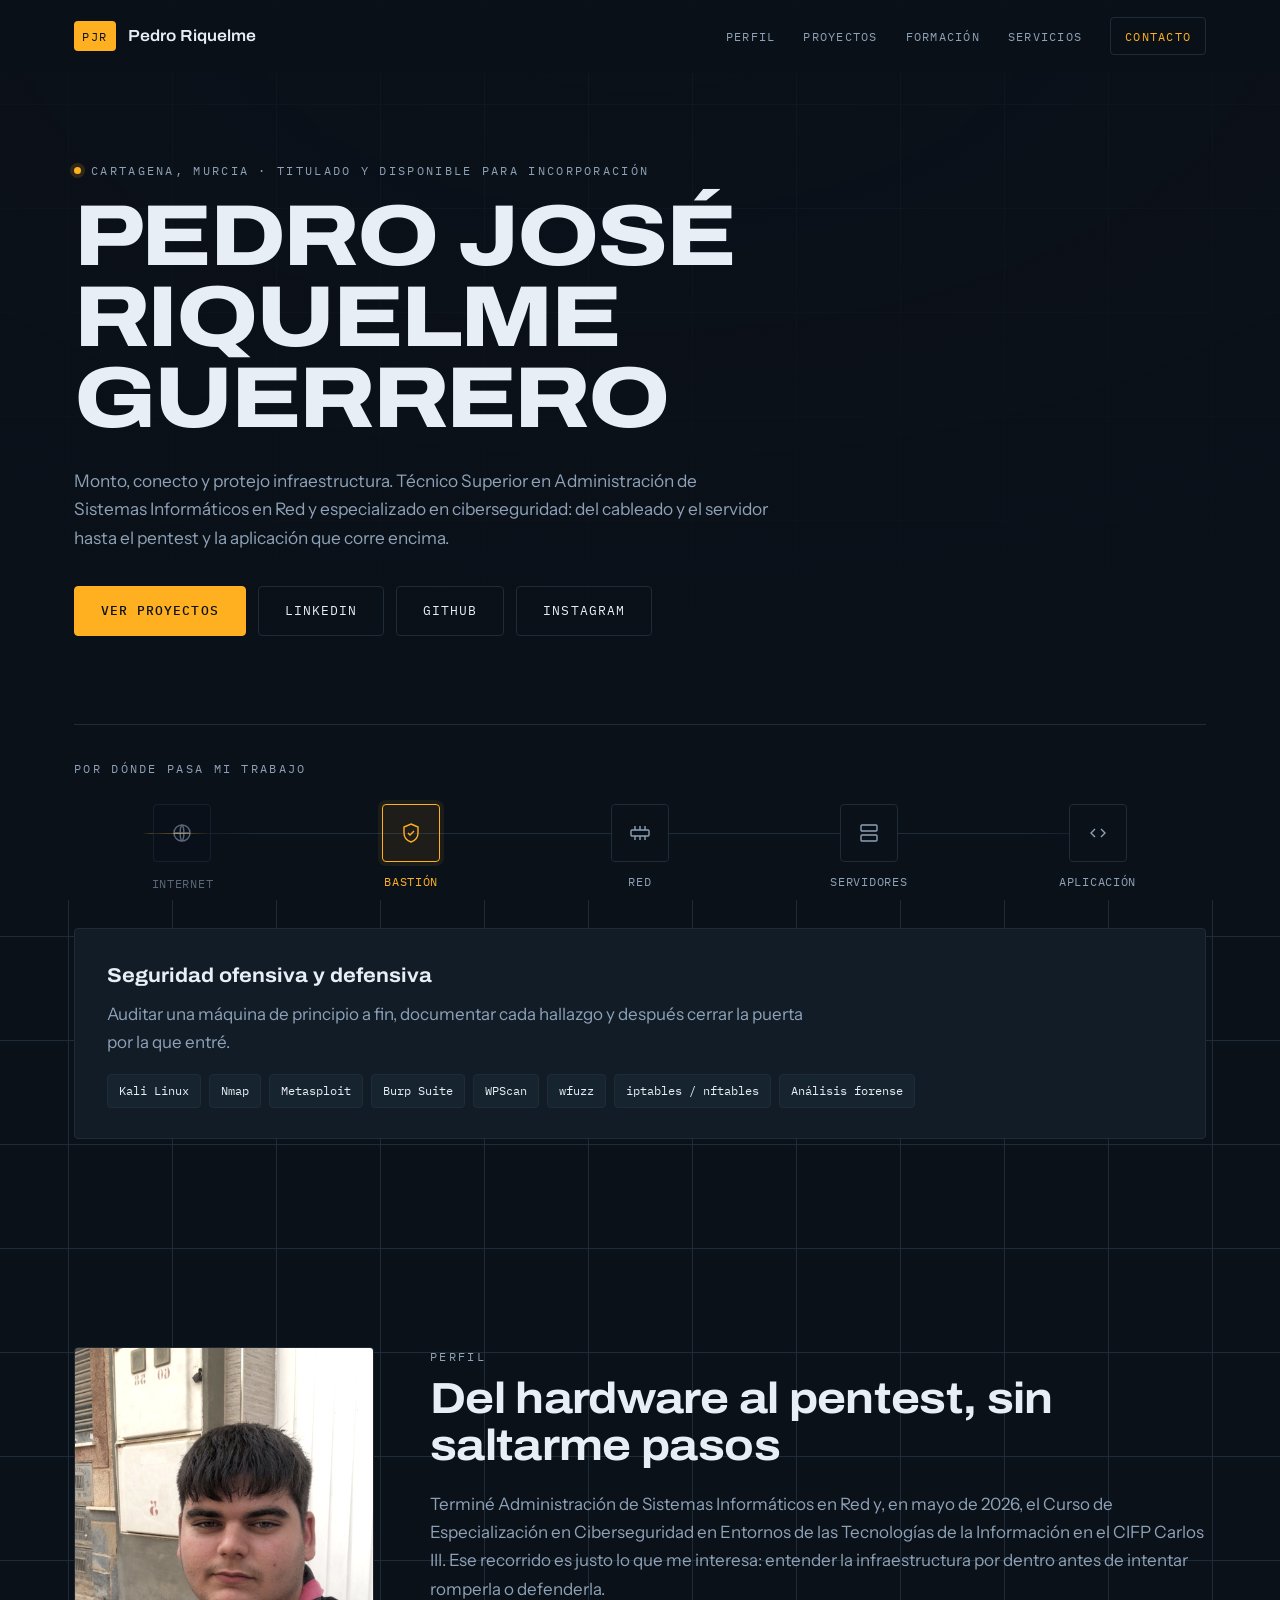
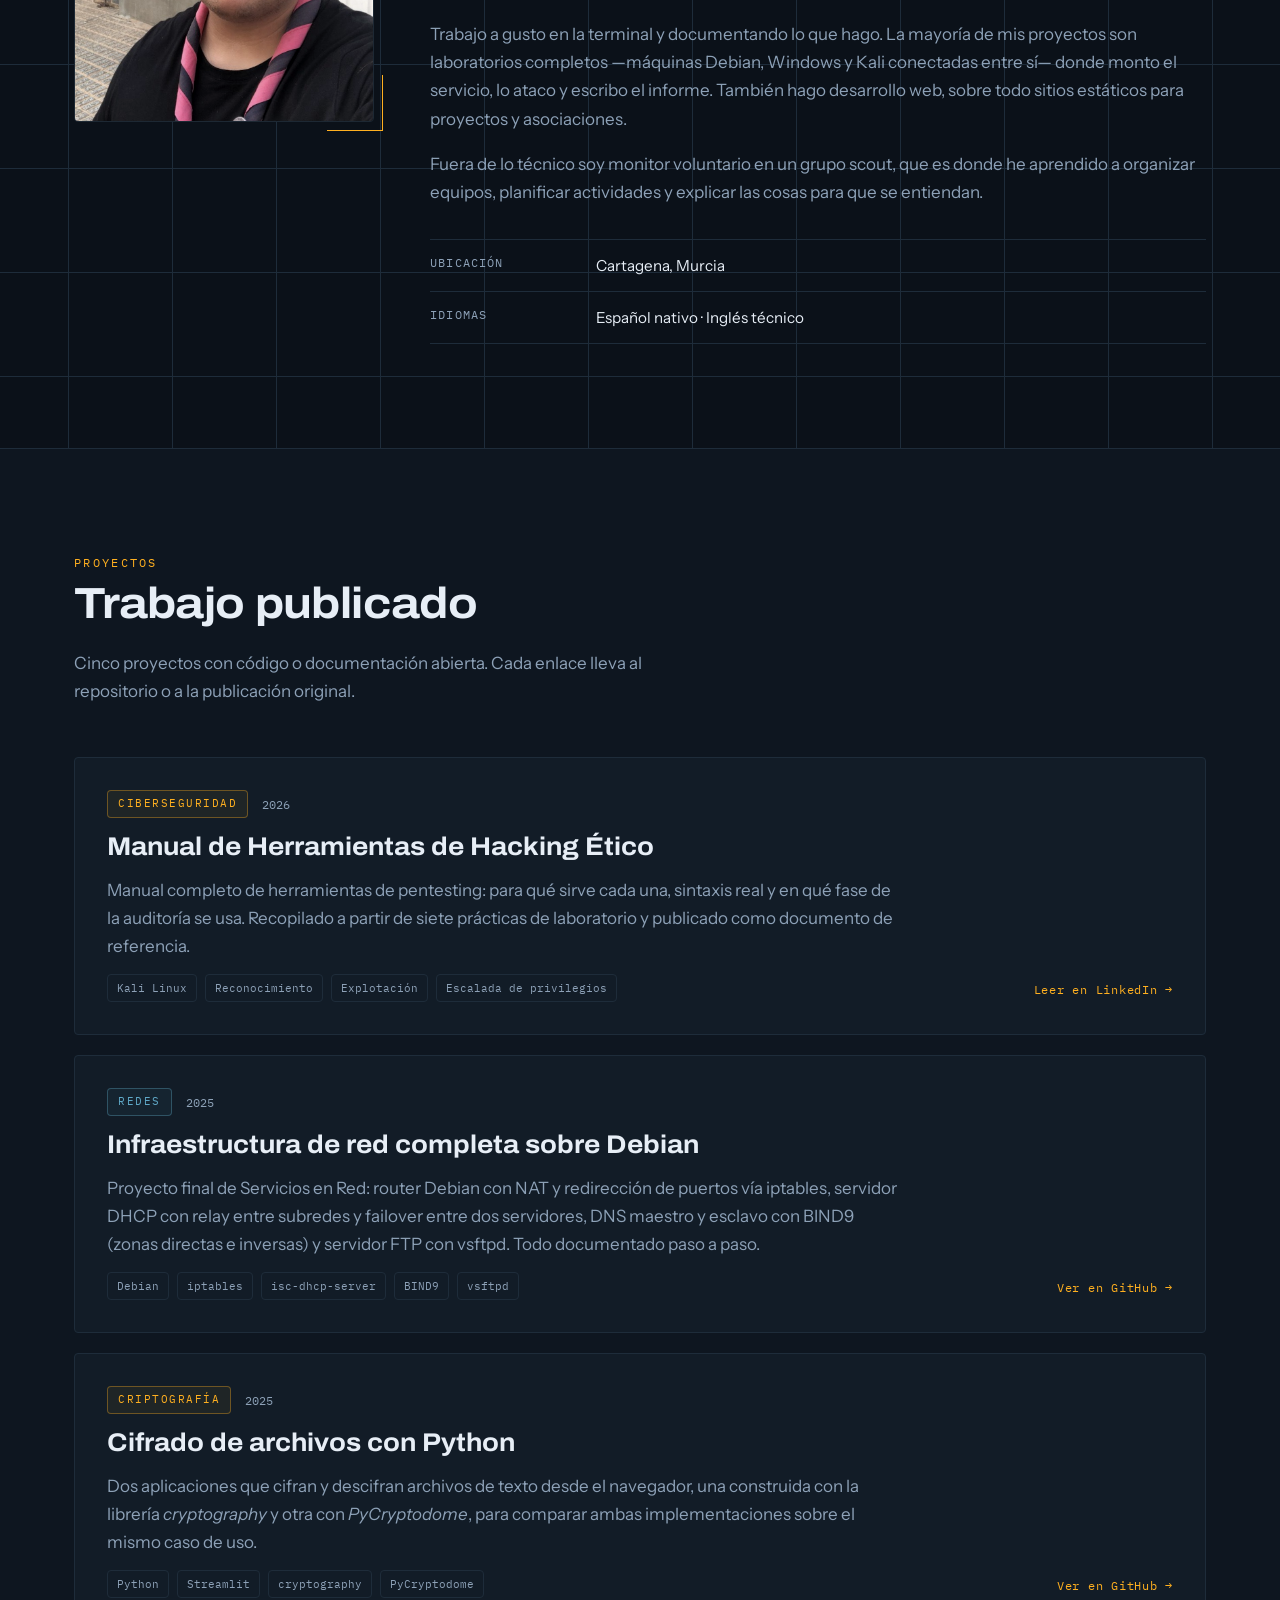
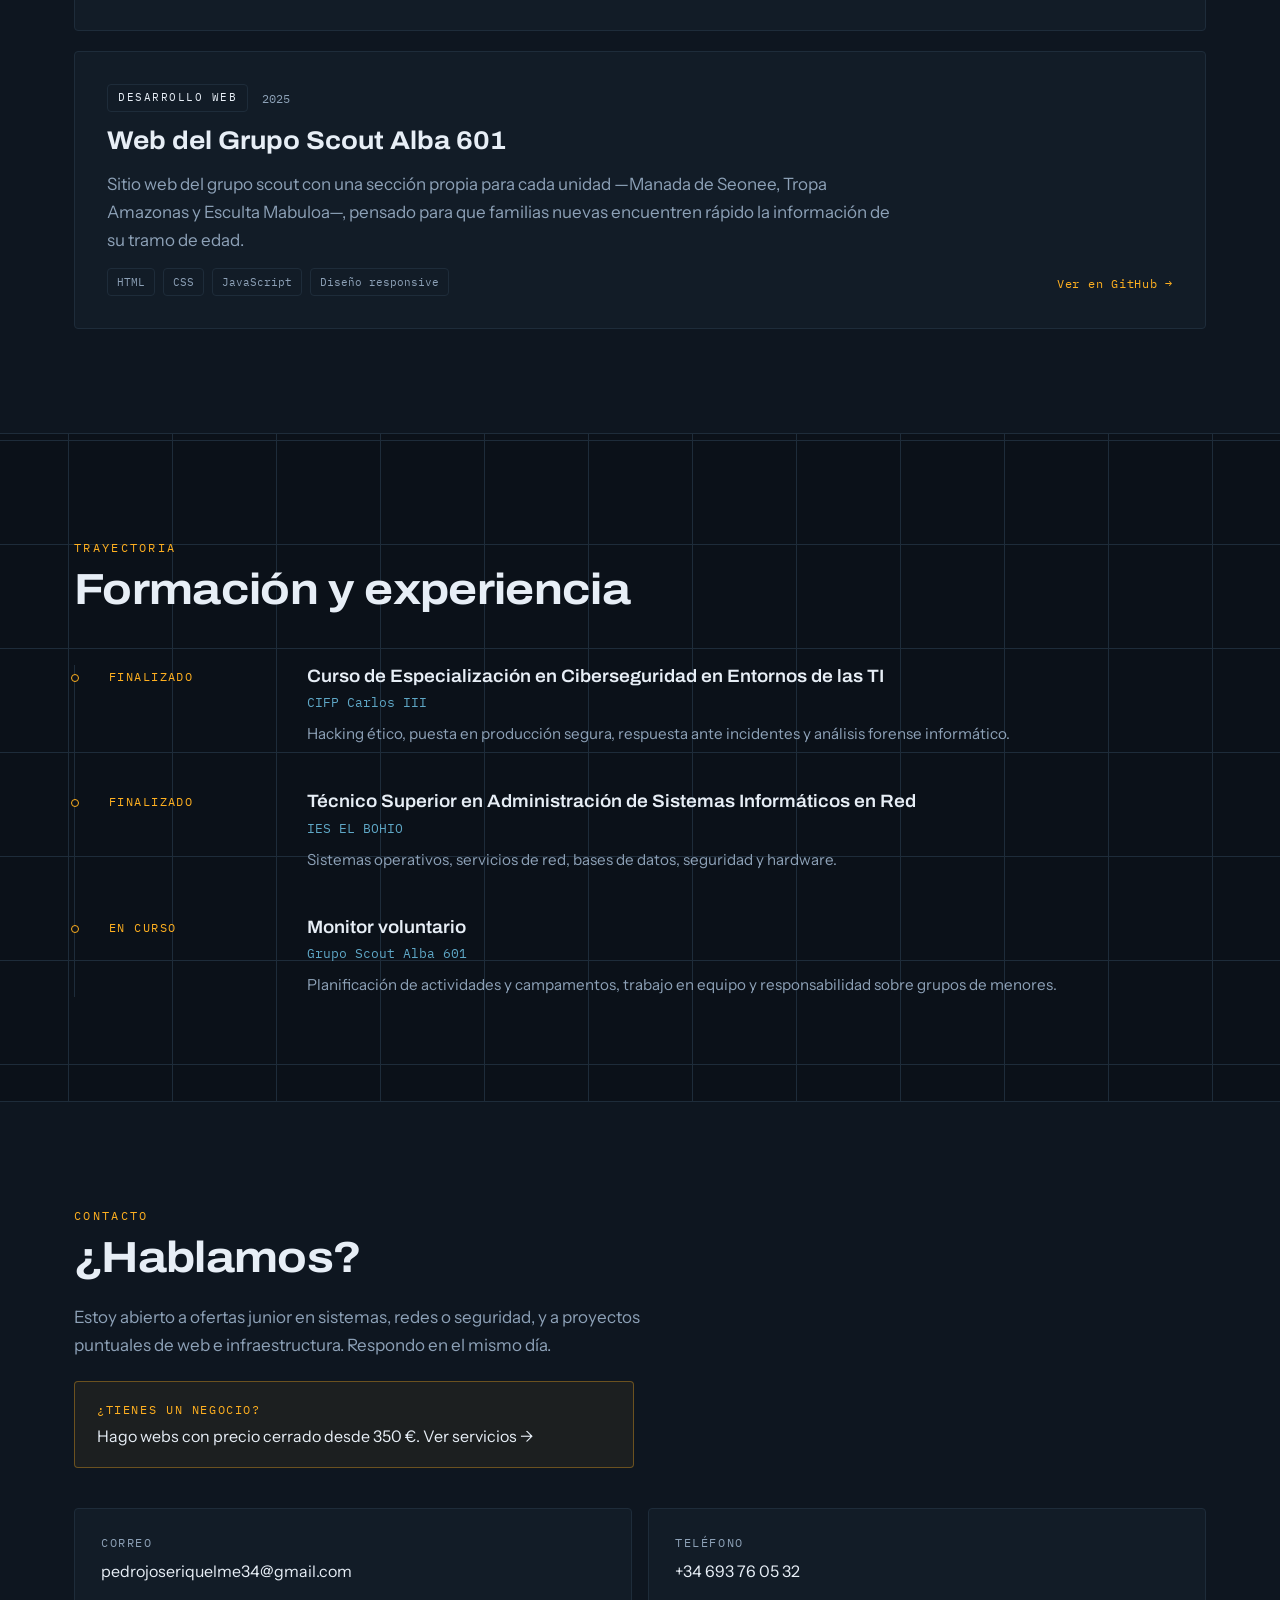
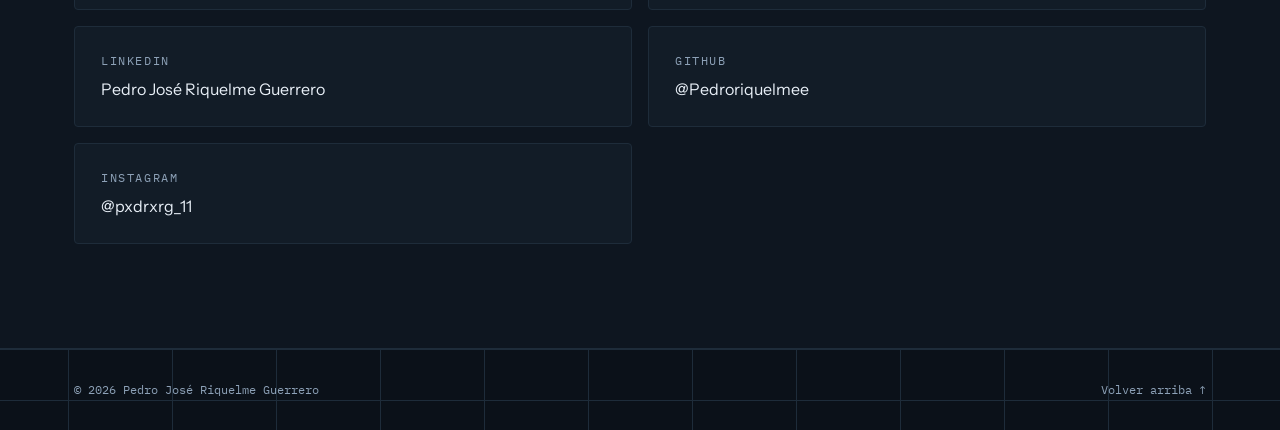
<file: index.html>
<!DOCTYPE html>
<html lang="es">
<head>
<meta charset="utf-8" />
<meta name="viewport" content="width=device-width, initial-scale=1" />
<title>Pedro José Riquelme Guerrero — Sistemas, Redes y Ciberseguridad</title>

<!-- ══ SEO / REDES ══ EDITAR: descripción y URL cuando publiques el sitio ══ -->
<meta name="description" content="Portfolio de Pedro José Riquelme Guerrero. Administración de sistemas, redes y ciberseguridad. Proyectos de infraestructura Debian, pentesting, criptografía y desarrollo web." />
<meta name="author" content="Pedro José Riquelme Guerrero" />
<meta property="og:title" content="Pedro José Riquelme Guerrero — Sistemas, Redes y Ciberseguridad" />
<meta property="og:description" content="Infraestructura Debian, hacking ético, criptografía y desarrollo web." />
<meta property="og:type" content="profile" />
<meta name="theme-color" content="#0B1119" />

<link rel="icon" href="assets/favicon.ico" />
<link rel="preconnect" href="https://fonts.googleapis.com" />
<link rel="preconnect" href="https://fonts.gstatic.com" crossorigin />
<link href="https://fonts.googleapis.com/css2?family=Archivo:wdth,wght@100..125,400..900&family=Instrument+Sans:wght@400;500;600&family=IBM+Plex+Mono:wght@400;500&display=swap" rel="stylesheet" />
<link rel="stylesheet" href="css/styles.css" />
</head>

<body>
<a class="skip" href="#main">Saltar al contenido</a>

<!-- ══════════ NAVEGACIÓN ══════════ -->
<header class="nav" id="nav">
  <div class="wrap nav__inner">
    <a class="nav__brand" href="#top">
      <span class="nav__mark">PJR</span>
      <span class="nav__name">Pedro Riquelme</span>
    </a>
    <nav class="nav__links" aria-label="Secciones">
      <a href="#perfil">Perfil</a>
      <a href="#proyectos">Proyectos</a>
      <a href="#formacion" class="nav__opt">Formación</a>
      <a href="servicios/">Servicios</a>
      <a href="#contacto" class="nav__cta">Contacto</a>
    </nav>
  </div>
</header>

<main id="main">

<!-- ══════════ PORTADA ══════════ -->
<section class="hero" id="top">
  <div class="wrap">

    <p class="eyebrow hero__eyebrow">
      <span class="dot" aria-hidden="true"></span>
      Cartagena, Murcia · Titulado y disponible para incorporación
    </p>

    <h1 class="hero__title">
      Pedro José<br />Riquelme Guerrero
    </h1>

    <p class="hero__lead">
      Monto, conecto y protejo infraestructura. Técnico Superior en Administración de
      Sistemas Informáticos en Red y especializado en ciberseguridad: del cableado y el
      servidor hasta el pentest y la aplicación que corre encima.
    </p>

    <div class="hero__actions">
      <a class="btn btn--solid" href="#proyectos">Ver proyectos</a>
      <a class="btn btn--ghost" href="https://www.linkedin.com/in/pedro-jos%C3%A9-riquelme-guerrero-a51b2a329/" target="_blank" rel="noopener">LinkedIn</a>
      <a class="btn btn--ghost" href="https://github.com/Pedroriquelmee" target="_blank" rel="noopener">GitHub</a>
      <a class="btn btn--ghost" href="https://www.instagram.com/pxdrxrg_11/" target="_blank" rel="noopener">Instagram</a>

    </div>

    <!-- ══ ELEMENTO CENTRAL: LA RUTA DE UN PAQUETE ══
         Cada parada abre un panel con sus tecnologías.
         Para añadir/quitar tecnologías, edita los <li> del bloque .areas de abajo. -->
    <div class="route-block" data-route>
      <p class="eyebrow route-block__label">Por dónde pasa mi trabajo</p>

      <div class="route">
        <div class="route__rail" aria-hidden="true"><span class="route__pulse"></span></div>

        <div class="node node--static">
          <span class="node__box" aria-hidden="true">
            <svg viewBox="0 0 24 24" fill="none" stroke="currentColor" stroke-width="1.4"><circle cx="12" cy="12" r="8"/><path d="M4 12h16M12 4c2.5 2.4 2.5 13.6 0 16M12 4c-2.5 2.4-2.5 13.6 0 16"/></svg>
          </span>
          <span class="node__label">Internet</span>
        </div>

        <button class="node" type="button" data-area="seguridad" aria-controls="area-seguridad">
          <span class="node__box" aria-hidden="true">
            <svg viewBox="0 0 24 24" fill="none" stroke="currentColor" stroke-width="1.4"><path d="M12 3l7 3v6c0 4.2-2.9 7.6-7 9-4.1-1.4-7-4.8-7-9V6z"/><path d="M9 12l2 2 4-4"/></svg>
          </span>
          <span class="node__label">Bastión</span>
        </button>

        <button class="node" type="button" data-area="redes" aria-controls="area-redes">
          <span class="node__box" aria-hidden="true">
            <svg viewBox="0 0 24 24" fill="none" stroke="currentColor" stroke-width="1.4"><rect x="3" y="9" width="18" height="6" rx="1"/><path d="M7 9V5M12 9V5M17 9V5M7 15v4M12 15v4M17 15v4"/></svg>
          </span>
          <span class="node__label">Red</span>
        </button>

        <button class="node" type="button" data-area="sistemas" aria-controls="area-sistemas">
          <span class="node__box" aria-hidden="true">
            <svg viewBox="0 0 24 24" fill="none" stroke="currentColor" stroke-width="1.4"><rect x="4" y="4" width="16" height="6" rx="1"/><rect x="4" y="14" width="16" height="6" rx="1"/><path d="M8 7h.01M8 17h.01"/></svg>
          </span>
          <span class="node__label">Servidores</span>
        </button>

        <button class="node" type="button" data-area="desarrollo" aria-controls="area-desarrollo">
          <span class="node__box" aria-hidden="true">
            <svg viewBox="0 0 24 24" fill="none" stroke="currentColor" stroke-width="1.4"><path d="M9 8l-4 4 4 4M15 8l4 4-4 4"/></svg>
          </span>
          <span class="node__label">Aplicación</span>
        </button>
      </div>

      <div class="areas">
        <div class="area" id="area-seguridad" data-panel="seguridad">
          <h2 class="area__title">Seguridad ofensiva y defensiva</h2>
          <p class="area__desc">Auditar una máquina de principio a fin, documentar cada hallazgo y después cerrar la puerta por la que entré.</p>
          <ul class="chips">
            <li>Kali Linux</li><li>Nmap</li><li>Metasploit</li><li>Burp Suite</li>
            <li>WPScan</li><li>wfuzz</li><li>iptables / nftables</li><li>Análisis forense</li>
          </ul>
        </div>

        <div class="area" id="area-redes" data-panel="redes">
          <h2 class="area__title">Redes y servicios</h2>
          <p class="area__desc">Levantar la red entera sobre Debian: router, direccionamiento, resolución de nombres y transferencia de archivos, con redundancia.</p>
          <ul class="chips">
            <li>Routing y NAT</li><li>DHCP · relay · failover</li><li>DNS con BIND9</li>
            <li>VLAN y segmentación</li><li>vsftpd</li><li>VPN</li><li>Zero Trust</li>
          </ul>
        </div>

        <div class="area" id="area-sistemas" data-panel="sistemas">
          <h2 class="area__title">Sistemas y virtualización</h2>
          <p class="area__desc">Administración de servidores Linux y Windows, contenedores y laboratorios virtualizados donde probarlo todo antes de tocar producción.</p>
          <ul class="chips">
            <li>Debian · Ubuntu</li><li>Windows Server</li><li>Docker</li><li>Portainer</li>
            <li>Nginx Proxy Manager</li><li>VirtualBox · UTM</li><li>Bash</li><li>PowerShell</li>
          </ul>
        </div>

        <div class="area" id="area-desarrollo" data-panel="desarrollo">
          <h2 class="area__title">Desarrollo</h2>
          <p class="area__desc">Sitios y herramientas propias: desde webs estáticas para clientes reales hasta utilidades en Python con interfaz gráfica.</p>
          <ul class="chips">
            <li>HTML</li><li>CSS</li><li>JavaScript</li><li>Python</li>
            <li>PHP</li><li>SQL</li><li>Streamlit</li><li>Git · GitHub</li>
          </ul>
        </div>
      </div>
    </div>

  </div>
</section>

<!-- ══════════ PERFIL ══════════ -->
<section class="section" id="perfil">
  <div class="wrap perfil">
    <div class="perfil__media reveal">
      <img src="assets/img/perfil.jpg" alt="Retrato de Pedro José Riquelme Guerrero" loading="lazy" />
      <!-- EDITAR: sustituye la foto en assets/img/perfil.jpg. Vale cualquier proporción:
           se recorta sola a formato retrato. Recomendado: 880×1100 px o más. -->
    </div>

    <div class="perfil__body reveal">
      <p class="eyebrow">Perfil</p>
      <h2 class="h2">Del hardware al pentest, sin saltarme pasos</h2>

      <p>
        Terminé Administración de Sistemas Informáticos en Red y, en mayo de 2026, el Curso
        de Especialización en Ciberseguridad en Entornos de las Tecnologías de la Información
        en el CIFP Carlos III. Ese recorrido es justo lo que me interesa: entender la
        infraestructura por dentro antes de intentar romperla o defenderla.
      </p>
      <p>
        Trabajo a gusto en la terminal y documentando lo que hago. La mayoría de mis
        proyectos son laboratorios completos —máquinas Debian, Windows y Kali conectadas
        entre sí— donde monto el servicio, lo ataco y escribo el informe. También hago
        desarrollo web, sobre todo sitios estáticos para proyectos y asociaciones.
      </p>
      <p>
        Fuera de lo técnico soy monitor voluntario en un grupo scout, que es donde he
        aprendido a organizar equipos, planificar actividades y explicar las cosas para que
        se entiendan.
      </p>

      <dl class="ficha">
        <div><dt>Ubicación</dt><dd>Cartagena, Murcia</dd></div>
        <div><dt>Idiomas</dt><dd>Español nativo · Inglés técnico</dd></div>
      </dl>
    </div>
  </div>
</section>

<!-- ══════════ PROYECTOS ══════════
     Para añadir un proyecto, copia un bloque <article class="proj"> entero
     y cambia: categoría, título, descripción, chips y el href del enlace. -->
<section class="section section--alt" id="proyectos">
  <div class="wrap">
    <header class="section__head reveal">
      <p class="eyebrow">Proyectos</p>
      <h2 class="h2">Trabajo publicado</h2>
      <p class="section__sub">Cinco proyectos con código o documentación abierta. Cada enlace lleva al repositorio o a la publicación original.</p>
    </header>

    <div class="projs">

      <article class="proj reveal">
        <div class="proj__meta">
          <span class="tag tag--sec">Ciberseguridad</span>
          <span class="proj__year">2026</span>
        </div>
        <h3 class="proj__title">Manual de Herramientas de Hacking Ético</h3>
        <p class="proj__desc">
          Manual completo de herramientas de pentesting: para qué sirve cada una, sintaxis
          real y en qué fase de la auditoría se usa. Recopilado a partir de siete prácticas
          de laboratorio y publicado como documento de referencia.
        </p>
        <ul class="chips chips--sm">
          <li>Kali Linux</li><li>Reconocimiento</li><li>Explotación</li><li>Escalada de privilegios</li>
        </ul>
        <a class="proj__link" href="https://www.linkedin.com/posts/pedro-jos%C3%A9-riquelme-guerrero-a51b2a329_manual-de-herramientas-hacking-%C3%A9tico-activity-7492187211745026048-3S1f" target="_blank" rel="noopener">
          Leer en LinkedIn <span aria-hidden="true">→</span>
        </a>
      </article>

      <article class="proj reveal">
        <div class="proj__meta">
          <span class="tag tag--net">Redes</span>
          <span class="proj__year">2025</span>
        </div>
        <h3 class="proj__title">Infraestructura de red completa sobre Debian</h3>
        <p class="proj__desc">
          Proyecto final de Servicios en Red: router Debian con NAT y redirección de puertos
          vía iptables, servidor DHCP con relay entre subredes y failover entre dos
          servidores, DNS maestro y esclavo con BIND9 (zonas directas e inversas) y servidor
          FTP con vsftpd. Todo documentado paso a paso.
        </p>
        <ul class="chips chips--sm">
          <li>Debian</li><li>iptables</li><li>isc-dhcp-server</li><li>BIND9</li><li>vsftpd</li>
        </ul>
        <a class="proj__link" href="https://github.com/Pedroriquelmee/Proyecto-Final-SR" target="_blank" rel="noopener">
          Ver en GitHub <span aria-hidden="true">→</span>
        </a>
      </article>

      <article class="proj reveal">
        <div class="proj__meta">
          <span class="tag tag--sec">Criptografía</span>
          <span class="proj__year">2025</span>
        </div>
        <h3 class="proj__title">Cifrado de archivos con Python</h3>
        <p class="proj__desc">
          Dos aplicaciones que cifran y descifran archivos de texto desde el navegador,
          una construida con la librería <em>cryptography</em> y otra con
          <em>PyCryptodome</em>, para comparar ambas implementaciones sobre el mismo caso de uso.
        </p>
        <ul class="chips chips--sm">
          <li>Python</li><li>Streamlit</li><li>cryptography</li><li>PyCryptodome</li>
        </ul>
        <a class="proj__link" href="https://github.com/Pedroriquelmee/Proyecto-de-Criptografia" target="_blank" rel="noopener">
          Ver en GitHub <span aria-hidden="true">→</span>
        </a>
      </article>

      <article class="proj reveal">
        <div class="proj__meta">
          <span class="tag tag--dev">Desarrollo web</span>
          <span class="proj__year">2025</span>
        </div>
        <h3 class="proj__title">Web del Grupo Scout Alba 601</h3>
        <p class="proj__desc">
          Sitio web del grupo scout con una sección propia para cada unidad —Manada de
          Seonee, Tropa Amazonas y Esculta Mabuloa—, pensado para que familias nuevas
          encuentren rápido la información de su tramo de edad.
        </p>
        <ul class="chips chips--sm">
          <li>HTML</li><li>CSS</li><li>JavaScript</li><li>Diseño responsive</li>
        </ul>
        <a class="proj__link" href="https://github.com/Pedroriquelmee/Grupo-Scout-Alba-601" target="_blank" rel="noopener">
          Ver en GitHub <span aria-hidden="true">→</span>
        </a>
      </article>

      <!-- ══ PLANTILLA PARA UN PROYECTO NUEVO ══ Descomenta y rellena.
      <article class="proj reveal">
        <div class="proj__meta">
          <span class="tag tag--sec">Categoría</span>
          <span class="proj__year">Año</span>
        </div>
        <h3 class="proj__title">Título del proyecto</h3>
        <p class="proj__desc">Dos o tres frases: qué monté, con qué y para qué sirve.</p>
        <ul class="chips chips--sm"><li>Tecnología</li><li>Tecnología</li></ul>
        <a class="proj__link" href="URL" target="_blank" rel="noopener">Ver en GitHub <span aria-hidden="true">→</span></a>
      </article>
      -->

    </div>
  </div>
</section>

<!-- ══════════ FORMACIÓN ══════════ -->
<section class="section" id="formacion">
  <div class="wrap">
    <header class="section__head reveal">
      <p class="eyebrow">Trayectoria</p>
      <h2 class="h2">Formación y experiencia</h2>
    </header>

    <ol class="timeline">
      <li class="tl reveal">
        <span class="tl__when">Finalizado</span>
        <div class="tl__body">
          <h3 class="tl__title">Curso de Especialización en Ciberseguridad en Entornos de las TI</h3>
          <p class="tl__where">CIFP Carlos III</p>
          <p class="tl__desc">Hacking ético, puesta en producción segura, respuesta ante incidentes y análisis forense informático.</p>
        </div>
      </li>

      <li class="tl reveal">
        <span class="tl__when">Finalizado</span><!-- EDITAR: pon el año, p. ej. 2025 -->
        <div class="tl__body">
          <h3 class="tl__title">Técnico Superior en Administración de Sistemas Informáticos en Red</h3>
          <p class="tl__where">IES EL BOHIO</p><!-- EDITAR si cursaste ASIR en otro centro -->
          <p class="tl__desc">Sistemas operativos, servicios de red, bases de datos, seguridad y hardware.</p>
        </div>
      </li>

      <li class="tl reveal">
        <span class="tl__when">En curso</span>
        <div class="tl__body">
          <h3 class="tl__title">Monitor voluntario</h3>
          <p class="tl__where">Grupo Scout Alba 601</p>
          <p class="tl__desc">Planificación de actividades y campamentos, trabajo en equipo y responsabilidad sobre grupos de menores.</p>
        </div>
      </li>
    </ol>
  </div>
</section>

<!-- ══════════ CONTACTO ══════════ -->
<section class="section section--alt" id="contacto">
  <div class="wrap contacto">
    <div class="reveal">
      <p class="eyebrow">Contacto</p>
      <h2 class="h2">¿Hablamos?</h2>
      <p class="contacto__sub">
        Estoy abierto a ofertas junior en sistemas, redes o seguridad, y a proyectos
        puntuales de web e infraestructura. Respondo en el mismo día.
      </p>

      <!-- Enlace a la página de servicios para negocios (servicios/index.html) -->
      <a class="servicios-link" href="servicios/">
        <span class="servicios-link__label">¿Tienes un negocio?</span>
        <span class="servicios-link__text">Hago webs con precio cerrado desde 350&nbsp;€. Ver servicios <span aria-hidden="true">→</span></span>
      </a>
    </div>

    <div class="contacto__grid reveal">
      <a class="card-contact" href="mailto:pedrojoseriquelme34@gmail.com">
        <span class="card-contact__label">Correo</span>
        <span class="card-contact__value">pedrojoseriquelme34@gmail.com</span>
      </a>
      <a class="card-contact" href="tel:+34693760532">
        <span class="card-contact__label">Teléfono</span>
        <span class="card-contact__value">+34 693 76 05 32</span>
      </a>
      <a class="card-contact" href="https://www.linkedin.com/in/pedro-jos%C3%A9-riquelme-guerrero-a51b2a329/" target="_blank" rel="noopener">
        <span class="card-contact__label">LinkedIn</span>
        <span class="card-contact__value">Pedro José Riquelme Guerrero</span>
      </a>
      <a class="card-contact" href="https://github.com/Pedroriquelmee" target="_blank" rel="noopener">
        <span class="card-contact__label">GitHub</span>
        <span class="card-contact__value">@Pedroriquelmee</span>
      </a>
      <a class="card-contact" href="https://www.instagram.com/pxdrxrg_11/" target="_blank" rel="noopener">
        <span class="card-contact__label">Instagram</span>
        <span class="card-contact__value">@pxdrxrg_11</span>
      </a>
    </div>
  </div>
</section>

</main>

<footer class="footer">
  <div class="wrap footer__inner">
    <span>© <span id="year">2026</span> Pedro José Riquelme Guerrero</span>
    <a href="#top">Volver arriba ↑</a>
  </div>
</footer>

<script src="js/main.js"></script>
</body>
</html>
</file>
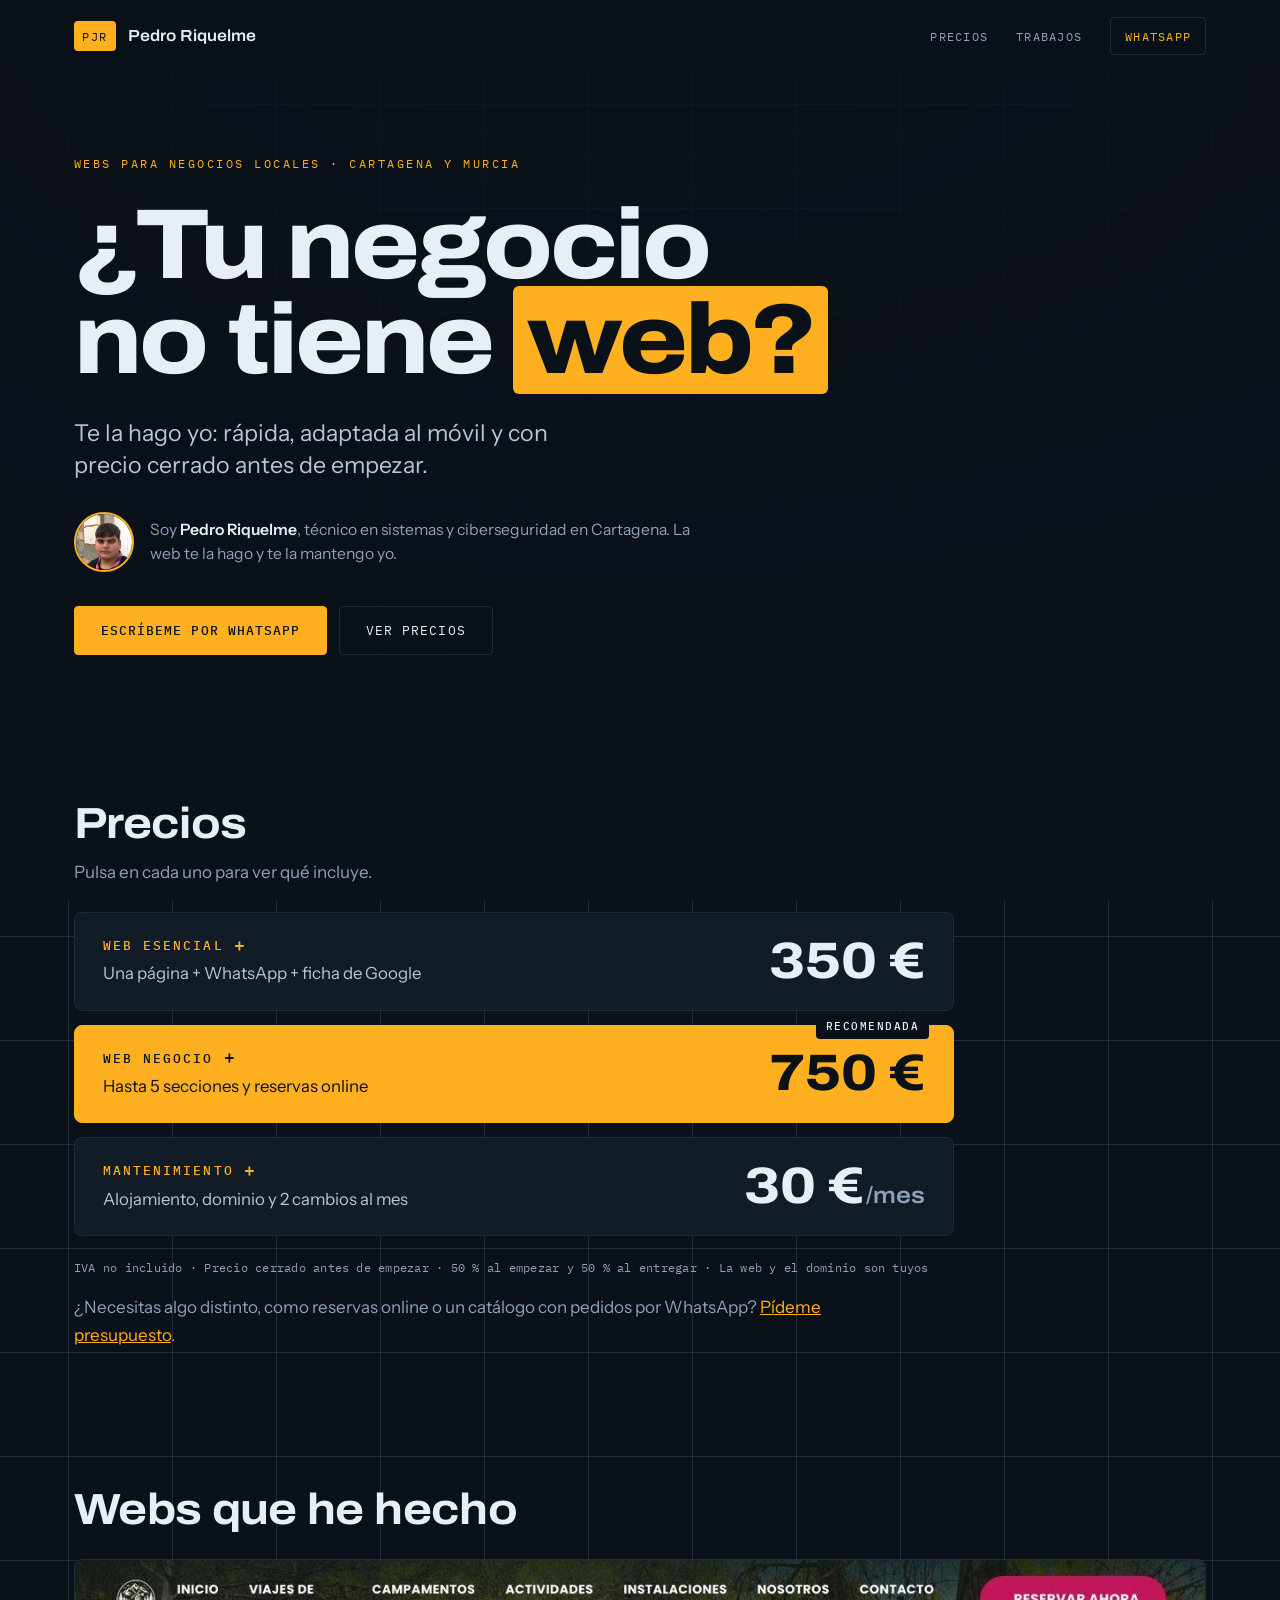
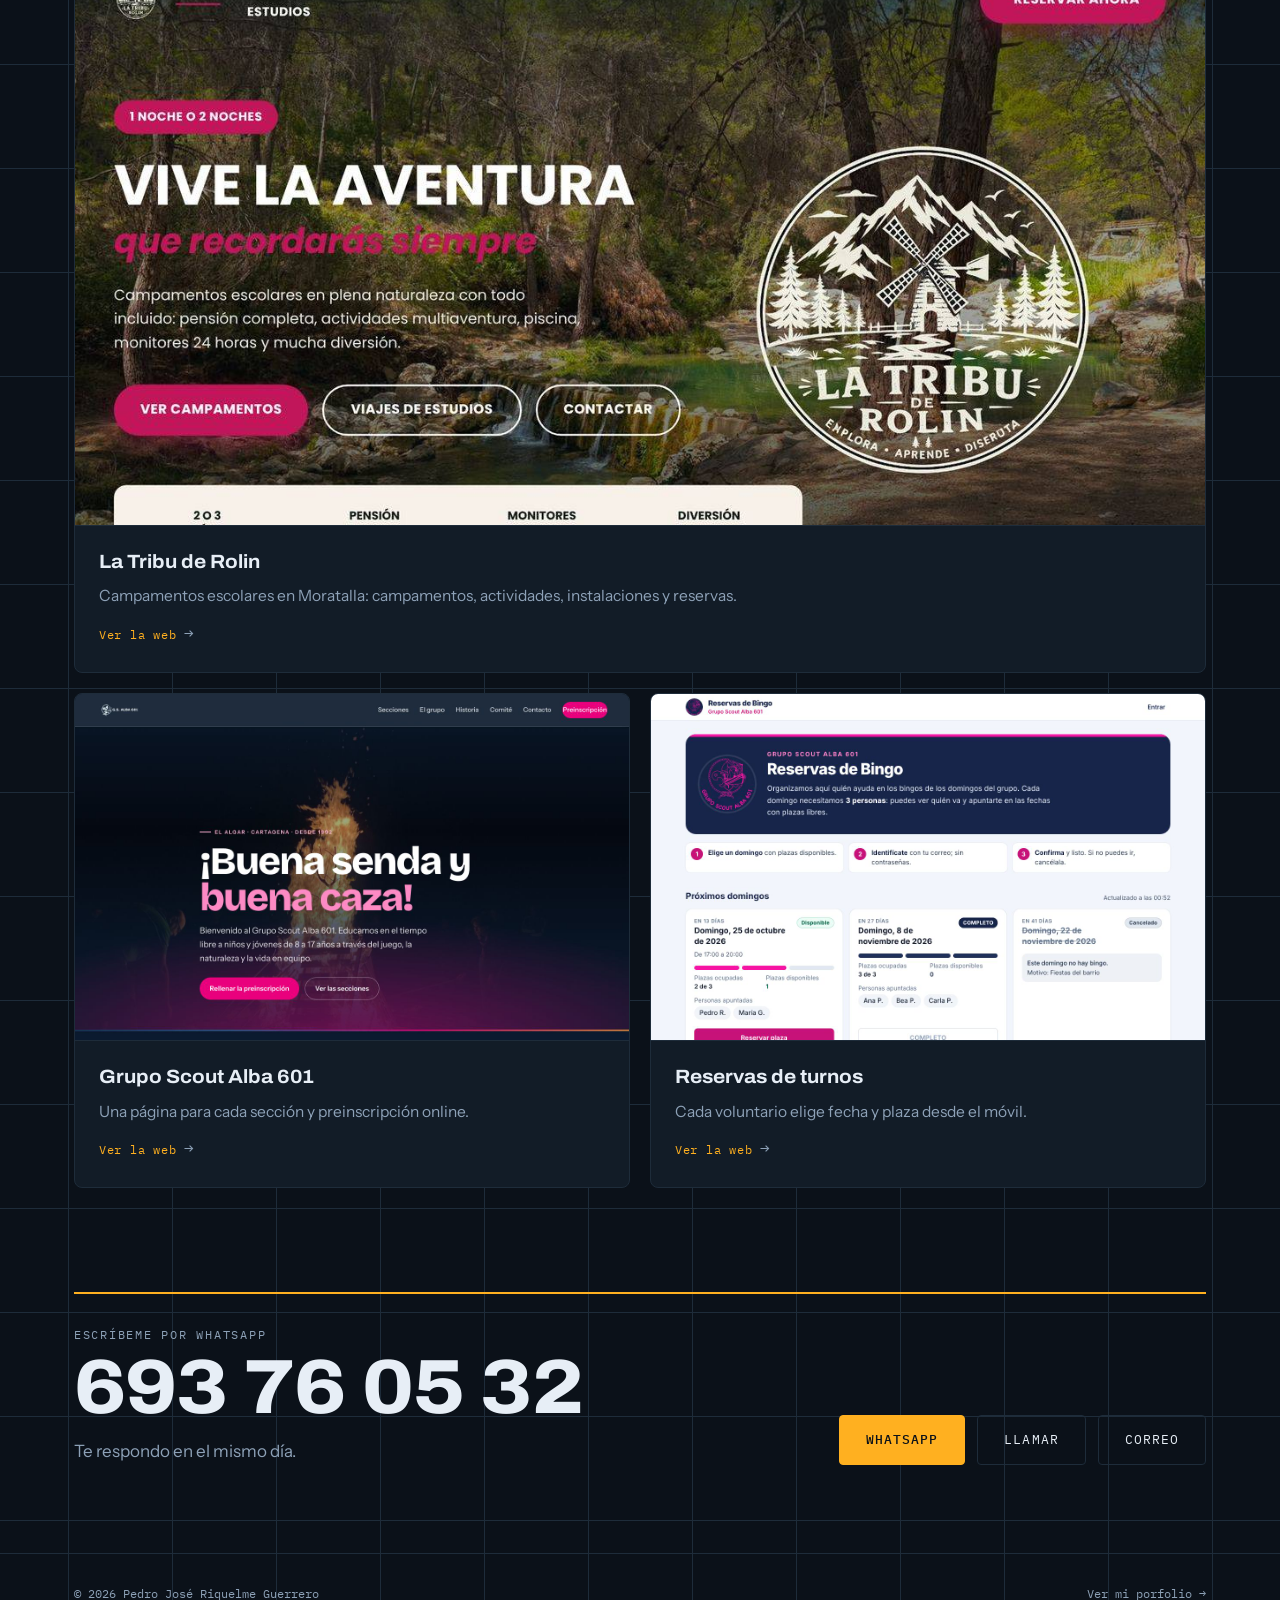
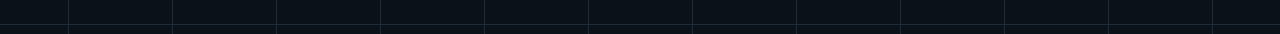
<file: servicios/index.html>
<!DOCTYPE html>
<html lang="es">
<head>
<meta charset="utf-8" />
<meta name="viewport" content="width=device-width, initial-scale=1" />
<title>Webs para negocios en Cartagena y Murcia — Pedro Riquelme</title>

<!-- ══ SEO / REDES ══ -->
<meta name="description" content="Hago webs para negocios locales con precio cerrado: Web Esencial por 350 €, Web Negocio por 750 € y mantenimiento por 30 €/mes. Cartagena y Región de Murcia." />
<meta name="author" content="Pedro José Riquelme Guerrero" />
<link rel="canonical" href="https://pedroriquelme.tech/servicios/" />
<meta property="og:title" content="¿Tu negocio no tiene web? — Pedro Riquelme" />
<meta property="og:description" content="Te la hago yo: rápida, adaptada al móvil y con precio cerrado antes de empezar." />
<meta property="og:type" content="website" />
<meta property="og:url" content="https://pedroriquelme.tech/servicios/" />
<meta property="og:image" content="https://pedroriquelme.tech/servicios/img/scout-alba601.jpg" />
<meta name="theme-color" content="#0B1119" />

<link rel="icon" href="../assets/favicon.ico" />
<link rel="preconnect" href="https://fonts.googleapis.com" />
<link rel="preconnect" href="https://fonts.gstatic.com" crossorigin />
<link href="https://fonts.googleapis.com/css2?family=Archivo:wdth,wght@100..125,400..900&family=Instrument+Sans:wght@400;500;600&family=IBM+Plex+Mono:wght@400;500&display=swap" rel="stylesheet" />
<link rel="stylesheet" href="../css/styles.css" />
<link rel="stylesheet" href="../css/servicios.css" />

<script type="application/ld+json">
{
  "@context": "https://schema.org",
  "@type": "ProfessionalService",
  "name": "Pedro Riquelme — Diseño web para negocios",
  "url": "https://pedroriquelme.tech/servicios/",
  "telephone": "+34693760532",
  "email": "pedrojoseriquelme34@gmail.com",
  "areaServed": ["Cartagena", "Región de Murcia"],
  "priceRange": "€€"
}
</script>
</head>

<body>
<a class="skip" href="#main">Saltar al contenido</a>

<!-- ══════════════════════════════════════════════════════════
     PÁGINA DE SERVICIOS · misma estructura que el post de redes
     1. Portada (pregunta + presentación)
     2. Precios (3 filas que se despliegan)
     3. Webs que he hecho (capturas en servicios/img/)
     4. Contacto
     · Teléfono de WhatsApp: busca "34693760532"
     ══════════════════════════════════════════════════════════ -->

<!-- ══════════ NAVEGACIÓN ══════════ -->
<header class="nav" id="nav">
  <div class="wrap nav__inner">
    <a class="nav__brand" href="../">
      <span class="nav__mark">PJR</span>
      <span class="nav__name">Pedro Riquelme</span>
    </a>
    <nav class="nav__links" aria-label="Secciones">
      <a href="#precios">Precios</a>
      <a href="#trabajos">Trabajos</a>
      <a href="https://wa.me/34693760532?text=Hola%20Pedro%2C%20he%20visto%20tu%20web%20y%20me%20interesa%20una%20web%20para%20mi%20negocio." class="nav__cta" target="_blank" rel="noopener">WhatsApp</a>
    </nav>
  </div>
</header>

<main id="main">

<!-- ══════════ 1. PORTADA ══════════ -->
<section class="sv-hero" id="top">
  <div class="wrap">
    <p class="eyebrow">Webs para negocios locales · Cartagena y Murcia</p>

    <h1 class="sv-hero__title">
      <span>¿Tu negocio</span>
      <span>no tiene <mark>web?</mark></span>
    </h1>

    <p class="sv-hero__lead">Te la hago yo: rápida, adaptada al móvil y con precio cerrado antes de empezar.</p>

    <!-- EDITAR: la foto es la del porfolio (assets/img/perfil.jpg) -->
    <div class="sv-me">
      <img src="../assets/img/perfil.jpg" alt="Foto de Pedro Riquelme" width="880" height="1100" />
      <p>Soy <strong>Pedro Riquelme</strong>, técnico en sistemas y ciberseguridad en Cartagena. La web te la hago y te la mantengo yo.</p>
    </div>

    <div class="hero__actions">
      <a class="btn btn--solid" href="https://wa.me/34693760532?text=Hola%20Pedro%2C%20he%20visto%20tu%20web%20y%20me%20interesa%20una%20web%20para%20mi%20negocio." target="_blank" rel="noopener">Escríbeme por WhatsApp</a>
      <a class="btn btn--ghost" href="#precios">Ver precios</a>
    </div>
  </div>
</section>

<!-- ══════════ 2. PRECIOS ══════════
     Cada fila es un <details>: al pulsarla se despliega lo que incluye.
     Para cambiar un precio, edita .sv-row__price y el texto de la fila. -->
<section class="sv-block" id="precios">
  <div class="wrap">
    <h2 class="h2">Precios</h2>
    <p class="sv-block__sub">Pulsa en cada uno para ver qué incluye.</p>

    <div class="sv-rows">

      <details class="sv-row">
        <summary>
          <span class="sv-row__name">Web Esencial <i class="sv-row__plus" aria-hidden="true">+</i></span>
          <span class="sv-row__desc">Una página + WhatsApp + ficha de Google</span>
          <span class="sv-row__price">350&nbsp;€</span>
        </summary>
        <div class="sv-row__more">
          <ul class="sv-list">
            <li>Una página con toda la información de tu negocio</li>
            <li>Adaptada a móvil</li>
            <li>Botón de WhatsApp y de llamada</li>
            <li>Mapa, horario y formulario de contacto</li>
            <li>Alta o mejora de tu ficha de Google</li>
            <li>Lista en 1 semana</li>
          </ul>
          <a class="btn btn--ghost" href="https://wa.me/34693760532?text=Hola%20Pedro%2C%20me%20interesa%20la%20Web%20Esencial." target="_blank" rel="noopener">La quiero</a>
        </div>
      </details>

      <details class="sv-row sv-row--featured">
        <summary>
          <span class="sv-row__badge">Recomendada</span>
          <span class="sv-row__name">Web Negocio <i class="sv-row__plus" aria-hidden="true">+</i></span>
          <span class="sv-row__desc">Hasta 5 secciones y reservas online</span>
          <span class="sv-row__price">750&nbsp;€</span>
        </summary>
        <div class="sv-row__more">
          <ul class="sv-list">
            <li>Todo lo de la Web Esencial</li>
            <li>Hasta 5 secciones: servicios, galería, precios, quiénes somos y contacto</li>
            <li>Formulario de reservas o pedidos</li>
            <li>SEO básico para salir en búsquedas de tu zona</li>
            <li>Lista en 2–3 semanas</li>
          </ul>
          <a class="btn btn--dark" href="https://wa.me/34693760532?text=Hola%20Pedro%2C%20me%20interesa%20la%20Web%20Negocio." target="_blank" rel="noopener">La quiero</a>
        </div>
      </details>

      <details class="sv-row">
        <summary>
          <span class="sv-row__name">Mantenimiento <i class="sv-row__plus" aria-hidden="true">+</i></span>
          <span class="sv-row__desc">Alojamiento, dominio y 2 cambios al mes</span>
          <span class="sv-row__price">30&nbsp;€<small>/mes</small></span>
        </summary>
        <div class="sv-row__more">
          <ul class="sv-list">
            <li>Es opcional</li>
            <li>Alojamiento y dominio incluidos</li>
            <li>Candado de seguridad (HTTPS)</li>
            <li>Copias de seguridad</li>
            <li>Hasta 2 cambios al mes: precios, fotos, horarios…</li>
          </ul>
          <a class="btn btn--ghost" href="https://wa.me/34693760532?text=Hola%20Pedro%2C%20quiero%20informaci%C3%B3n%20sobre%20el%20mantenimiento%20web." target="_blank" rel="noopener">Me interesa</a>
        </div>
      </details>

    </div>

    <!-- EDITAR: si todavía no facturas con IVA, cambia "IVA no incluido" por "Precio final". -->
    <p class="sv-terms">
      IVA no incluido · Precio cerrado antes de empezar · 50&nbsp;% al empezar y 50&nbsp;% al entregar ·
      La web y el dominio son tuyos
    </p>
    <p class="sv-custom">¿Necesitas algo distinto, como reservas online o un catálogo con pedidos por WhatsApp? <a href="https://wa.me/34693760532?text=Hola%20Pedro%2C%20necesito%20una%20web%20a%20medida." target="_blank" rel="noopener">Pídeme presupuesto</a>.</p>
  </div>
</section>

<!-- ══════════ 3. WEBS QUE HE HECHO ══════════
     Para añadir una, copia un <figure class="sv-work"> y cambia captura, texto y enlace. -->
<section class="sv-block" id="trabajos">
  <div class="wrap">
    <h2 class="h2">Webs que he hecho</h2>

    <div class="sv-works">
      <figure class="sv-work sv-work--wide">
        <a class="sv-work__shot" href="https://latribuderolin.github.io/latribuderolin/" target="_blank" rel="noopener">
          <img src="img/la-tribu-de-rolin.jpg" alt="Portada de la web de La Tribu de Rolin" width="1280" height="800" loading="lazy" />
        </a>
        <figcaption>
          <strong>La Tribu de Rolin</strong>
          <span>Campamentos escolares en Moratalla: campamentos, actividades, instalaciones y reservas.</span>
          <a class="proj__link" href="https://latribuderolin.github.io/latribuderolin/" target="_blank" rel="noopener">Ver la web <span aria-hidden="true">→</span></a>
        </figcaption>
      </figure>

      <figure class="sv-work">
        <a class="sv-work__shot" href="https://gsalba601.github.io/Grupo-Alba-601/" target="_blank" rel="noopener">
          <img src="img/scout-alba601.jpg" alt="Portada de la web del Grupo Scout Alba 601" width="1280" height="800" loading="lazy" />
        </a>
        <figcaption>
          <strong>Grupo Scout Alba 601</strong>
          <span>Una página para cada sección y preinscripción online.</span>
          <a class="proj__link" href="https://gsalba601.github.io/Grupo-Alba-601/" target="_blank" rel="noopener">Ver la web <span aria-hidden="true">→</span></a>
        </figcaption>
      </figure>

      <figure class="sv-work">
        <a class="sv-work__shot" href="https://reservas.pedroriquelme.tech/" target="_blank" rel="noopener">
          <img src="img/reservas-bingo.jpg" alt="Web de reservas de turnos del grupo scout" width="1280" height="800" loading="lazy" />
        </a>
        <figcaption>
          <strong>Reservas de turnos</strong>
          <span>Cada voluntario elige fecha y plaza desde el móvil.</span>
          <a class="proj__link" href="https://reservas.pedroriquelme.tech/" target="_blank" rel="noopener">Ver la web <span aria-hidden="true">→</span></a>
        </figcaption>
      </figure>
    </div>
  </div>
</section>

<!-- ══════════ 4. CONTACTO ══════════ -->
<section class="sv-end" id="contacto">
  <div class="wrap">
    <div class="sv-end__inner">
      <div>
        <p class="sv-end__label">Escríbeme por WhatsApp</p>
        <a class="sv-end__tel" href="https://wa.me/34693760532?text=Hola%20Pedro%2C%20he%20visto%20tu%20web%20y%20me%20interesa%20una%20web%20para%20mi%20negocio." target="_blank" rel="noopener">693 76 05 32</a>
        <p class="sv-end__note">Te respondo en el mismo día.</p>
      </div>
      <div class="sv-end__actions">
        <a class="btn btn--solid" href="https://wa.me/34693760532?text=Hola%20Pedro%2C%20he%20visto%20tu%20web%20y%20me%20interesa%20una%20web%20para%20mi%20negocio." target="_blank" rel="noopener">WhatsApp</a>
        <a class="btn btn--ghost" href="tel:+34693760532">Llamar</a>
        <a class="btn btn--ghost" href="mailto:pedrojoseriquelme34@gmail.com?subject=Web%20para%20mi%20negocio">Correo</a>
      </div>
    </div>
  </div>
</section>

</main>

<footer class="footer">
  <div class="wrap footer__inner">
    <span>© <span id="year">2026</span> Pedro José Riquelme Guerrero</span>
    <a href="../">Ver mi porfolio →</a>
  </div>
</footer>

<script src="../js/main.js"></script>
</body>
</html>
</file>
<file: css/styles.css>
/* ═══════════════════════════════════════════════════════════
   PORFOLIO — Pedro José Riquelme Guerrero
   Dirección visual: plano técnico. Fondo azul tinta, retícula
   sutil, tipografía ancha de cartel y un único acento ámbar.

   ÍNDICE
   1. Variables (colores y tipografías)  ← EDITAR AQUÍ los colores
   2. Base y utilidades
   3. Navegación
   4. Portada + ruta del paquete
   5. Perfil
   6. Proyectos
   7. Formación
   8. Contacto y pie
   9. Responsive
   ═══════════════════════════════════════════════════════════ */

/* ═══ 1. VARIABLES ═══ */
:root{
  --ink:      #0B1119;   /* fondo principal */
  --ink-2:    #0E1620;   /* fondo de secciones alternas */
  --panel:    #121C27;   /* tarjetas */
  --line:     #1E2C3A;   /* bordes */
  --paper:    #E7EEF6;   /* texto principal */
  --muted:    #8DA1B7;   /* texto secundario */
  --signal:   #FFB020;   /* acento: ámbar de señalización */
  --wire:     #5FA8C7;   /* acento frío: cables y categorías */

  --font-display: 'Archivo', system-ui, sans-serif;
  --font-body:    'Instrument Sans', system-ui, sans-serif;
  --font-mono:    'IBM Plex Mono', ui-monospace, monospace;

  --wrap: 1180px;
  --r: 4px;               /* radio de esquinas: casi recto, look técnico */
}

/* ═══ 2. BASE ═══ */
*,*::before,*::after{ box-sizing:border-box; }

html{ scroll-behavior:smooth; scroll-padding-top:88px; }

body{
  margin:0;
  background-color:var(--ink);
  /* retícula de plano */
  background-image:
    linear-gradient(var(--line) 1px, transparent 1px),
    linear-gradient(90deg, var(--line) 1px, transparent 1px);
  background-size:104px 104px, 104px 104px;
  background-position:center top;
  color:var(--paper);
  font-family:var(--font-body);
  font-size:17px;
  line-height:1.65;
  -webkit-font-smoothing:antialiased;
}
body::before{           /* atenúa la retícula sin apagarla del todo */
  content:"";
  position:fixed; inset:0;
  background:radial-gradient(120% 90% at 50% 0%, rgba(11,17,25,.72) 0%, rgba(11,17,25,.94) 55%, var(--ink) 100%);
  pointer-events:none; z-index:0;
}
body > *{ position:relative; z-index:1; }

img{ max-width:100%; display:block; }
a{ color:inherit; }

.wrap{ width:100%; max-width:var(--wrap); margin-inline:auto; padding-inline:24px; }

.skip{
  position:absolute; left:-9999px; top:0;
  background:var(--signal); color:#0B1119; padding:12px 18px; z-index:99;
  font-family:var(--font-mono); font-size:.85rem;
}
.skip:focus{ left:0; }

:focus-visible{ outline:2px solid var(--signal); outline-offset:3px; }

/* Tipografía */
.h2{
  font-family:var(--font-display);
  font-stretch:112%;
  font-weight:700;
  font-size:clamp(1.75rem, 3.4vw, 2.75rem);
  line-height:1.08;
  letter-spacing:-.015em;
  margin:.2em 0 .5em;
}
.eyebrow{
  font-family:var(--font-mono);
  font-size:.72rem;
  letter-spacing:.2em;
  text-transform:uppercase;
  color:var(--signal);
  margin:0 0 6px;
}
p{ margin:0 0 1.05em; }
.section__sub, .contacto__sub{ color:var(--muted); max-width:56ch; }

.section{ padding:104px 0; }
.section--alt{ background:var(--ink-2); border-block:1px solid var(--line); }
.section__head{ max-width:60ch; margin-bottom:52px; }

/* Botones */
.btn{
  display:inline-flex; align-items:center; justify-content:center;
  padding:13px 26px;
  font-family:var(--font-mono); font-size:.82rem; letter-spacing:.08em;
  text-transform:uppercase; text-decoration:none;
  border:1px solid var(--line); border-radius:var(--r);
  transition:background .2s, color .2s, border-color .2s, transform .2s;
}
.btn--solid{ background:var(--signal); color:#0B1119; border-color:var(--signal); font-weight:500; }
.btn--solid:hover{ background:#ffc04d; border-color:#ffc04d; transform:translateY(-2px); }
.btn--ghost{ color:var(--paper); }
.btn--ghost:hover{ border-color:var(--signal); color:var(--signal); transform:translateY(-2px); }

/* Chips de tecnologías */
.chips{ list-style:none; display:flex; flex-wrap:wrap; gap:8px; margin:0; padding:0; }
.chips li{
  font-family:var(--font-mono); font-size:.76rem;
  padding:6px 11px;
  border:1px solid var(--line); border-radius:var(--r);
  background:rgba(95,168,199,.05);
  color:var(--paper);
}
.chips--sm li{ font-size:.7rem; padding:4px 9px; color:var(--muted); background:none; }

/* Aparición al hacer scroll */
.reveal{ opacity:0; transform:translateY(16px); transition:opacity .6s ease, transform .6s ease; }
.reveal.is-in{ opacity:1; transform:none; }

/* ═══ 3. NAVEGACIÓN ═══ */
.nav{
  position:sticky; top:0; z-index:50;
  backdrop-filter:blur(10px);
  background:rgba(11,17,25,.78);
  border-bottom:1px solid transparent;
  transition:border-color .3s, background .3s;
}
.nav.is-stuck{ border-bottom-color:var(--line); background:rgba(11,17,25,.94); }
.nav__inner{ display:flex; align-items:center; justify-content:space-between; height:72px; gap:20px; }
.nav__brand{ display:flex; align-items:center; gap:12px; text-decoration:none; }
.nav__mark{
  font-family:var(--font-mono); font-size:.78rem; letter-spacing:.14em;
  color:#0B1119; background:var(--signal);
  padding:5px 8px; border-radius:var(--r);
}
.nav__name{ font-family:var(--font-display); font-stretch:108%; font-weight:600; font-size:1rem; }
.nav__links{ display:flex; align-items:center; gap:28px; }
.nav__links a{
  font-family:var(--font-mono); font-size:.78rem; letter-spacing:.1em;
  text-transform:uppercase; text-decoration:none; color:var(--muted);
  transition:color .2s;
}
.nav__links a:hover{ color:var(--paper); }
.nav__cta{ color:var(--signal) !important; border:1px solid var(--line); padding:8px 14px; border-radius:var(--r); }
.nav__cta:hover{ border-color:var(--signal); }

/* ═══ 4. PORTADA ═══ */
.hero{ padding:88px 0 104px; }
.hero__eyebrow{ display:flex; align-items:center; gap:10px; color:var(--muted); }
.dot{
  width:7px; height:7px; border-radius:50%;
  background:var(--signal); box-shadow:0 0 0 4px rgba(255,176,32,.15);
  animation:blink 2.6s ease-in-out infinite;
}
@keyframes blink{ 0%,100%{opacity:1} 50%{opacity:.35} }

.hero__title{
  font-family:var(--font-display);
  font-stretch:118%;
  font-weight:800;
  font-size:clamp(2.5rem, 7.6vw, 5.4rem);
  line-height:.94;
  letter-spacing:-.03em;
  text-transform:uppercase;
  margin:.18em 0 .32em;
}
.hero__lead{ max-width:58ch; color:var(--muted); font-size:1.08rem; }
.hero__actions{ display:flex; flex-wrap:wrap; gap:12px; margin-top:34px; }

/* ── Ruta del paquete ── */
.route-block{ margin-top:88px; border-top:1px solid var(--line); padding-top:34px; }
.route-block__label{ color:var(--muted); }

.route{
  position:relative;
  display:grid;
  grid-template-columns:repeat(5, 1fr);
  gap:12px;
  margin:26px 0 34px;
}
.route__rail{
  position:absolute; left:6%; right:6%; top:29px; height:1px;
  background:linear-gradient(90deg, transparent, var(--line) 12%, var(--line) 88%, transparent);
  overflow:hidden;
}
.route__pulse{
  position:absolute; top:0; left:0; width:70px; height:1px;
  background:linear-gradient(90deg, transparent, var(--signal), transparent);
  animation:travel 5.5s linear infinite;
}
@keyframes travel{ from{ transform:translateX(-70px) } to{ transform:translateX(calc(100% + 100vw)) } }

.node{
  position:relative; z-index:1;
  display:flex; flex-direction:column; align-items:center; gap:12px;
  background:none; border:0; padding:0; cursor:pointer;
  color:var(--muted); font-family:var(--font-mono); font-size:.75rem;
  letter-spacing:.06em;
  transition:color .2s;
}
.node--static{ cursor:default; opacity:.6; }
.node__box{
  display:grid; place-items:center;
  width:58px; height:58px;
  border:1px solid var(--line); border-radius:var(--r);
  background:var(--ink);
  transition:border-color .25s, background .25s, transform .25s, box-shadow .25s;
}
.node__box svg{ width:24px; height:24px; }
.node__label{ text-transform:uppercase; }

.node:not(.node--static):hover .node__box{ border-color:var(--wire); transform:translateY(-3px); }
.node:not(.node--static):hover{ color:var(--paper); }
.node.is-active{ color:var(--signal); }
.node.is-active .node__box{
  border-color:var(--signal);
  background:rgba(255,176,32,.08);
  box-shadow:0 0 0 4px rgba(255,176,32,.07);
}

.areas{ position:relative; }
.area{
  display:none;
  border:1px solid var(--line); border-radius:var(--r);
  background:var(--panel);
  padding:30px 32px;
}
.area.is-active{ display:block; animation:fadeUp .35s ease both; }
@keyframes fadeUp{ from{ opacity:0; transform:translateY(8px) } to{ opacity:1; transform:none } }
.area__title{
  font-family:var(--font-display); font-stretch:108%;
  font-size:1.25rem; font-weight:700; margin:0 0 8px;
}
.area__desc{ color:var(--muted); max-width:64ch; margin-bottom:18px; }

/* ═══ 5. PERFIL ═══ */
.perfil{ display:grid; grid-template-columns:300px 1fr; gap:56px; align-items:start; }
.perfil__media{ position:relative; }
.perfil__media img{
  width:100%;
  /* La foto se recorta sola al formato retrato: da igual el tamaño
     del archivo que pongas, nunca sale estirada.
     EDITAR: object-position sube o baja el encuadre (menos % = más arriba). */
  aspect-ratio:4 / 5;
  object-fit:cover;
  object-position:50% 30%;
  border-radius:var(--r);
  border:1px solid var(--line);
  filter:grayscale(.25) contrast(1.04);
}
.perfil__media::after{      /* marca de esquina, guiño a las guías de un plano */
  content:""; position:absolute; right:-9px; bottom:-9px;
  width:56px; height:56px;
  border-right:1px solid var(--signal); border-bottom:1px solid var(--signal);
}
.perfil__body p{ color:var(--muted); }

.ficha{ margin:32px 0 0; display:grid; gap:0; border-top:1px solid var(--line); }
.ficha div{
  display:grid; grid-template-columns:150px 1fr; gap:16px;
  padding:13px 0; border-bottom:1px solid var(--line);
}
.ficha dt{ font-family:var(--font-mono); font-size:.74rem; text-transform:uppercase; letter-spacing:.1em; color:var(--muted); }
.ficha dd{ margin:0; font-size:.95rem; }

/* ═══ 6. PROYECTOS ═══ */
.projs{ display:grid; gap:20px; }
.proj{
  display:grid;
  grid-template-columns:1fr auto;
  grid-template-areas:"meta meta" "title title" "desc desc" "chips link";
  gap:14px 24px;
  align-items:end;
  padding:32px;
  border:1px solid var(--line); border-radius:var(--r);
  background:var(--panel);
  transition:border-color .25s, transform .25s, background .25s;
}
.proj:hover{ border-color:#2C3E51; transform:translateY(-3px); }
.proj__meta{ grid-area:meta; display:flex; align-items:center; gap:14px; }
.tag{
  font-family:var(--font-mono); font-size:.68rem; letter-spacing:.14em; text-transform:uppercase;
  padding:4px 10px; border-radius:var(--r); border:1px solid;
}
.tag--sec{ color:var(--signal); border-color:rgba(255,176,32,.35); background:rgba(255,176,32,.06); }
.tag--net{ color:var(--wire);  border-color:rgba(95,168,199,.35); background:rgba(95,168,199,.06); }
.tag--dev{ color:var(--paper); border-color:var(--line); }
.proj__year{ font-family:var(--font-mono); font-size:.72rem; color:var(--muted); }
.proj__title{
  grid-area:title; margin:0;
  font-family:var(--font-display); font-stretch:108%;
  font-weight:700; font-size:clamp(1.25rem, 2.2vw, 1.6rem); line-height:1.15;
}
.proj__desc{ grid-area:desc; color:var(--muted); margin:0; max-width:72ch; }
.proj .chips{ grid-area:chips; }
.proj__link{
  grid-area:link; justify-self:end; white-space:nowrap;
  font-family:var(--font-mono); font-size:.78rem; letter-spacing:.06em;
  text-decoration:none; color:var(--signal);
  border-bottom:1px solid transparent; padding-bottom:2px;
  transition:border-color .2s, gap .2s;
}
.proj__link:hover{ border-bottom-color:var(--signal); }
.proj__link span{ display:inline-block; transition:transform .2s; }
.proj__link:hover span{ transform:translateX(4px); }

/* ═══ 7. FORMACIÓN ═══ */
.timeline{ list-style:none; margin:0; padding:0; border-left:1px solid var(--line); }
.tl{ position:relative; display:grid; grid-template-columns:170px 1fr; gap:28px; padding:0 0 44px 34px; }
.tl:last-child{ padding-bottom:0; }
.tl::before{
  content:""; position:absolute; left:-4.5px; top:9px;
  width:8px; height:8px; border-radius:50%;
  background:var(--ink); border:1px solid var(--signal);
}
.tl__when{ font-family:var(--font-mono); font-size:.74rem; letter-spacing:.12em; text-transform:uppercase; color:var(--signal); padding-top:2px; }
.tl__title{ margin:0 0 4px; font-family:var(--font-display); font-stretch:106%; font-size:1.12rem; font-weight:600; line-height:1.3; }
.tl__where{ margin:0 0 8px; font-family:var(--font-mono); font-size:.8rem; color:var(--wire); }
.tl__desc{ margin:0; color:var(--muted); font-size:.95rem; }

/* ═══ 8. CONTACTO Y PIE ═══ */
.contacto__grid{ display:grid; grid-template-columns:repeat(2,1fr); gap:16px; margin-top:40px; }
.card-contact{
  display:grid; gap:6px;
  padding:24px 26px;
  border:1px solid var(--line); border-radius:var(--r);
  background:var(--panel); text-decoration:none;
  transition:border-color .2s, transform .2s;
}
.card-contact:hover{ border-color:var(--signal); transform:translateY(-3px); }
.card-contact__label{ font-family:var(--font-mono); font-size:.72rem; letter-spacing:.14em; text-transform:uppercase; color:var(--muted); }
.card-contact__value{ font-size:1rem; word-break:break-word; }

/* Enlace a la página de servicios para negocios */
.servicios-link{
  display:grid; gap:4px; max-width:560px;
  margin-top:22px; padding:18px 22px;
  border:1px solid rgba(255,176,32,.35); border-radius:var(--r);
  background:rgba(255,176,32,.06); text-decoration:none;
  transition:border-color .2s, transform .2s;
}
.servicios-link:hover{ border-color:var(--signal); transform:translateY(-2px); }
.servicios-link__label{ font-family:var(--font-mono); font-size:.72rem; letter-spacing:.14em; text-transform:uppercase; color:var(--signal); }
.servicios-link__text{ font-size:1rem; }

.footer{ border-top:1px solid var(--line); padding:30px 0; }
.footer__inner{
  display:flex; justify-content:space-between; align-items:center; gap:16px; flex-wrap:wrap;
  font-family:var(--font-mono); font-size:.76rem; color:var(--muted);
}
.footer a{ text-decoration:none; }
.footer a:hover{ color:var(--signal); }

/* ═══ 9. RESPONSIVE ═══ */
@media (max-width:900px){
  .perfil{ grid-template-columns:1fr; gap:36px; }
  .perfil__media{ max-width:240px; }
  .contacto__grid{ grid-template-columns:1fr; }
  .tl{ grid-template-columns:1fr; gap:8px; }
}

@media (max-width:720px){
  body{ font-size:16px; }
  .section{ padding:76px 0; }
  .nav__name{ display:none; }
  .nav__links{ gap:12px; }
  .nav__links a{ font-size:.7rem; letter-spacing:.05em; }
  .nav__cta{ padding:6px 10px; }
  .nav__opt{ display:none; }   /* en móvil se oculta "Formación" para que quepa "Servicios" */

  /* la ruta pasa a ser vertical */
  .route{ grid-template-columns:1fr; gap:0; }
  .route__rail{
    left:29px; right:auto; top:10px; bottom:10px;
    width:1px; height:auto;
    background:linear-gradient(180deg, transparent, var(--line) 8%, var(--line) 92%, transparent);
  }
  .route__pulse{ width:1px; height:60px; background:linear-gradient(180deg, transparent, var(--signal), transparent); animation:travelY 5.5s linear infinite; }
  @keyframes travelY{ from{ transform:translateY(-60px) } to{ transform:translateY(calc(100% + 90vh)) } }
  .node{ flex-direction:row; gap:16px; padding:9px 0; width:100%; }
  .node__box{ width:58px; height:58px; flex:0 0 auto; }

  .proj{ grid-template-columns:1fr; grid-template-areas:"meta" "title" "desc" "chips" "link"; padding:26px 22px; }
  .proj__link{ justify-self:start; }
  .area{ padding:24px 22px; }
  .ficha div{ grid-template-columns:1fr; gap:2px; }
}

@media (max-width:380px){
  .nav__links{ gap:9px; }
  .nav__links a{ font-size:.64rem; letter-spacing:.03em; }
  .nav__cta{ padding:5px 8px; }
}

/* Respeta la preferencia de movimiento reducido */
@media (prefers-reduced-motion:reduce){
  *{ animation:none !important; transition:none !important; scroll-behavior:auto !important; }
  .reveal{ opacity:1; transform:none; }
}
</file>
<file: css/servicios.css>
/* ═══════════════════════════════════════════════════════════
   SERVICIOS — página para negocios (pedroriquelme.tech/servicios)
   Misma estructura que el post de redes. Usa las variables y
   componentes de styles.css (colores, botones, navegación).

   ÍNDICE
   1. Portada
   2. Precios (filas desplegables)
   3. Webs que he hecho
   4. Contacto
   5. Responsive
   ═══════════════════════════════════════════════════════════ */

/* ═══ 1. PORTADA ═══ */
.sv-hero{ padding:80px 0 72px; }
.sv-hero .eyebrow{ font-size:.78rem; }

.sv-hero__title{
  margin:.25em 0 .3em;
  font-family:var(--font-display);
  font-stretch:112%;
  font-weight:800;
  font-size:clamp(2.6rem, 8.6vw, 6.2rem);
  line-height:.95;
  letter-spacing:-.03em;
}
.sv-hero__title span{ display:block; }
.sv-hero__title mark{
  background:var(--signal); color:#0B1119;
  padding:0 .14em; border-radius:6px;
}

.sv-hero__lead{ max-width:34ch; font-size:clamp(1.15rem, 2.2vw, 1.45rem); line-height:1.4; color:#B7C6D6; margin:0 0 30px; }

.sv-me{ display:flex; align-items:center; gap:16px; max-width:56ch; }
.sv-me img{
  width:60px; height:60px; flex:0 0 auto;
  object-fit:cover; object-position:50% 30%;
  border-radius:50%; border:2px solid var(--signal);
}
.sv-me p{ margin:0; color:var(--muted); font-size:.98rem; line-height:1.5; }
.sv-me strong{ color:var(--paper); font-weight:600; }

/* ═══ 2. PRECIOS ═══ */
.sv-block{ padding:64px 0; }
.sv-block .h2{ margin-bottom:.25em; }
.sv-block__sub{ color:var(--muted); margin:0 0 26px; }

.sv-rows{ display:grid; gap:14px; max-width:880px; }

.sv-row{
  position:relative;
  border:1px solid var(--line); border-radius:8px;
  background:var(--panel);
  transition:border-color .2s;
}
.sv-row:hover{ border-color:#2C3E51; }
.sv-row summary{
  list-style:none; cursor:pointer;
  display:grid; grid-template-columns:minmax(0, 1fr) auto;
  grid-template-areas:"name price" "desc price";
  align-items:center; column-gap:24px; row-gap:4px;
  padding:22px 28px;
}
.sv-row summary::-webkit-details-marker{ display:none; }

.sv-row__name{
  grid-area:name;
  font-family:var(--font-mono); font-size:.8rem; font-weight:500;
  letter-spacing:.16em; text-transform:uppercase; color:var(--signal);
  display:flex; align-items:center; gap:10px;
}
.sv-row__plus{
  font-style:normal; font-size:1.1rem; line-height:1;
  transition:transform .2s;
}
.sv-row[open] .sv-row__plus{ transform:rotate(45deg); }
.sv-row__desc{ grid-area:desc; color:#B7C6D6; font-size:1.05rem; }
.sv-row__price{
  grid-area:price;
  font-family:var(--font-display); font-stretch:112%;
  font-weight:800; font-size:clamp(2.1rem, 4.6vw, 3.2rem);
  line-height:1; white-space:nowrap; color:var(--paper);
}
.sv-row__price small{ font-size:.45em; font-weight:600; color:var(--muted); margin-left:2px; }

.sv-row__more{ padding:0 28px 26px; }
.sv-row__more .btn{ margin-top:4px; }

.sv-list{ list-style:none; margin:0 0 22px; padding:18px 0 0; border-top:1px solid var(--line); display:grid; gap:10px; }
.sv-list li{ position:relative; padding-left:26px; font-size:.97rem; line-height:1.5; }
.sv-list li::before{
  content:""; position:absolute; left:2px; top:.42em;
  width:11px; height:6px;
  border-left:2px solid var(--signal); border-bottom:2px solid var(--signal);
  transform:rotate(-45deg);
}

/* Fila destacada (como en el post: fondo ámbar) */
.sv-row--featured{ background:var(--signal); border-color:var(--signal); color:#0B1119; }
.sv-row--featured:hover{ border-color:#ffc04d; }
.sv-row--featured .sv-row__name,
.sv-row--featured .sv-row__desc,
.sv-row--featured .sv-row__price{ color:#0B1119; }
.sv-row--featured .sv-list{ border-top-color:rgba(11,17,25,.25); }
.sv-row--featured .sv-list li::before{ border-color:#0B1119; }
.sv-row__badge{
  position:absolute; top:-12px; right:24px;
  font-family:var(--font-mono); font-size:.66rem; font-weight:500;
  letter-spacing:.14em; text-transform:uppercase;
  background:#0B1119; color:var(--paper);
  padding:4px 10px; border-radius:4px;
}
.btn--dark{ background:#0B1119; color:var(--signal); border-color:#0B1119; font-weight:500; }
.btn--dark:hover{ background:#1a2533; border-color:#1a2533; transform:translateY(-2px); }

.sv-terms{
  margin:22px 0 0; max-width:880px; color:var(--muted);
  font-family:var(--font-mono); font-size:.76rem; line-height:1.7; letter-spacing:.02em;
}
.sv-custom{ margin:14px 0 0; color:var(--muted); max-width:70ch; }
.sv-custom a, .sv-more a{ color:var(--signal); }

/* ═══ 3. WEBS QUE HE HECHO ═══ */
.sv-works{ display:grid; grid-template-columns:repeat(2, 1fr); gap:20px; margin-top:26px; }
.sv-work{
  margin:0;
  border:1px solid var(--line); border-radius:8px;
  background:var(--panel); overflow:hidden;
  transition:border-color .25s, transform .25s;
}
.sv-work:hover{ border-color:#2C3E51; transform:translateY(-3px); }
.sv-work__shot{ display:block; border-bottom:1px solid var(--line); }
.sv-work__shot img{ width:100%; height:auto; aspect-ratio:16 / 10; object-fit:cover; object-position:top; }
.sv-work figcaption{ display:grid; gap:6px; padding:20px 24px 22px; }
.sv-work figcaption strong{ font-family:var(--font-display); font-stretch:108%; font-weight:700; font-size:1.2rem; }
.sv-work figcaption span{ color:var(--muted); font-size:.97rem; }
.sv-work .proj__link{ grid-area:auto; justify-self:start; margin-top:6px; }   /* anula el grid-area de styles.css */

/* La primera web ocupa todo el ancho en escritorio */
.sv-work--wide{ grid-column:1 / -1; }
.sv-work--wide .sv-work__shot img{ aspect-ratio:16 / 8; }

/* ═══ 4. CONTACTO (como el pie del post) ═══ */
.sv-end{ padding:40px 0 88px; }
.sv-end__inner{
  display:flex; justify-content:space-between; align-items:flex-end; gap:28px; flex-wrap:wrap;
  padding-top:30px; border-top:2px solid var(--signal);
}
.sv-end__label{
  margin:0 0 6px;
  font-family:var(--font-mono); font-size:.78rem; letter-spacing:.14em; text-transform:uppercase; color:var(--muted);
}
.sv-end__tel{
  display:inline-block;
  font-family:var(--font-display); font-stretch:108%; font-weight:800;
  font-size:clamp(2.6rem, 8vw, 4.8rem); line-height:1; letter-spacing:-.01em;
  text-decoration:none; color:var(--paper);
  transition:color .2s;
}
.sv-end__tel:hover{ color:var(--signal); }
.sv-end__note{ margin:10px 0 0; color:var(--muted); }
.sv-end__actions{ display:flex; flex-wrap:wrap; gap:12px; }

/* ═══ 5. RESPONSIVE ═══ */
@media (max-width:820px){
  .sv-works{ grid-template-columns:1fr; max-width:620px; }
}

@media (max-width:600px){
  .sv-hero{ padding:56px 0 48px; }
  .sv-block{ padding:48px 0; }
  .sv-row summary{
    grid-template-areas:"name price" "desc desc";
    padding:20px 20px; row-gap:10px;
  }
  .sv-row__more{ padding:0 20px 22px; }
  .sv-row__price{ font-size:2rem; }
  .sv-row__desc{ font-size:.98rem; }
  .hero__actions .btn, .sv-end__actions .btn{ flex:1 1 auto; }
  .sv-end__actions{ width:100%; }
}
</file>
